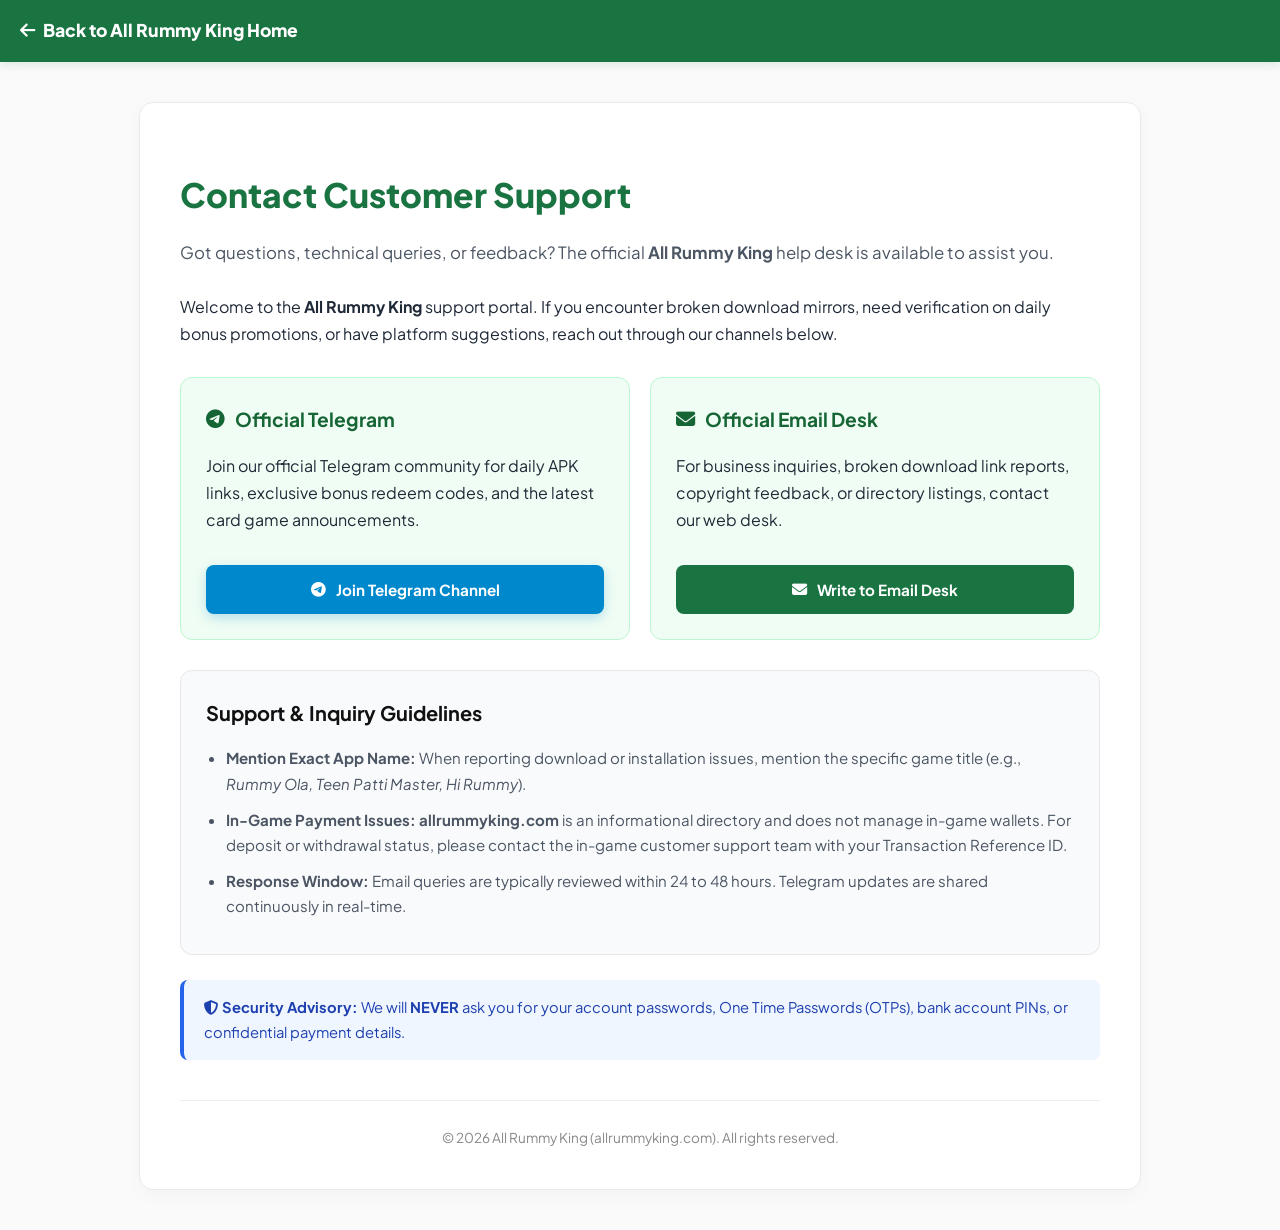
<file: contact-us.html>
<!DOCTYPE html>
<html lang="en">
<head>
    <meta charset="UTF-8">
    <meta name="viewport" content="width=device-width, initial-scale=1.0">
    <title>Contact Customer Support - All Rummy King Help Desk</title>
    <meta name="description" content="Get support for All Rummy King. Contact us regarding Rummy APK download queries, payment clearances, withdrawal timing, or Telegram community updates.">
    <meta name="keywords" content="All Rummy King support, contact All Rummy King, rummy games customer care, rummy apk download issue, all rummy king telegram">
    <link rel="canonical" href="https://allrummyking.com/contact-us.html">
    <link href="https://fonts.googleapis.com/css2?family=Plus+Jakarta+Sans:wght@400;500;600;700;800&display=swap" rel="stylesheet">
    <link rel="stylesheet" href="https://cdnjs.cloudflare.com/ajax/libs/font-awesome/6.4.0/css/all.min.css">
    <style>
        :root {
            --primary: #1a7442;
            --primary-dark: #156d3e;
            --bg-light: #fafafa;
            --card-border: #eaeaea;
            --text-main: #1f2937;
            --text-muted: #4b5563;
        }
        body { font-family: 'Plus Jakarta Sans', sans-serif; background: var(--bg-light); color: var(--text-main); margin: 0; line-height: 1.7; }
        .header { background: var(--primary); color: white; padding: 16px 20px; font-weight: 800; font-size: 1.1rem; box-shadow: 0 2px 10px rgba(26,116,66,0.15); }
        .header a { color: white; text-decoration: none; display: inline-flex; align-items: center; gap: 8px; }
        .content { max-width: 920px; margin: 40px auto; background: white; padding: 40px; border-radius: 14px; border: 1px solid var(--card-border); box-shadow: 0 4px 20px rgba(0,0,0,0.03); }
        h1 { color: var(--primary); font-size: 2.1rem; margin-bottom: 8px; font-weight: 800; }
        .sub-lead { font-size: 1.05rem; color: var(--text-muted); margin-bottom: 25px; }
        .card-grid { display: grid; grid-template-columns: 1fr 1fr; gap: 20px; margin: 30px 0; }
        .contact-card { background: #f0fdf4; border: 1px solid #bbf7d0; border-radius: 12px; padding: 25px; display: flex; flex-direction: column; justify-content: space-between; }
        .contact-card h3 { font-size: 1.2rem; color: #166534; margin-top: 0; margin-bottom: 10px; display: flex; align-items: center; gap: 10px; }
        .btn-telegram { display: inline-flex; align-items: center; justify-content: center; gap: 10px; background: #0088cc; color: white; text-decoration: none; padding: 12px 20px; border-radius: 8px; font-weight: 700; font-size: 0.95rem; margin-top: 15px; transition: 0.2s; box-shadow: 0 4px 12px rgba(0,136,204,0.25); }
        .btn-telegram:hover { background: #0077b5; transform: translateY(-2px); }
        .btn-email { display: inline-flex; align-items: center; justify-content: center; gap: 10px; background: var(--primary); color: white; text-decoration: none; padding: 12px 20px; border-radius: 8px; font-weight: 700; font-size: 0.95rem; margin-top: 15px; transition: 0.2s; }
        .btn-email:hover { background: var(--primary-dark); transform: translateY(-2px); }
        .guidelines-box { background: #f9fafb; border: 1px solid #e5e7eb; border-radius: 12px; padding: 25px; margin-top: 30px; }
        .guidelines-box h2 { font-size: 1.25rem; color: #111; margin-top: 0; margin-bottom: 15px; }
        .guidelines-box ul { margin: 0; padding-left: 20px; }
        .guidelines-box li { margin-bottom: 10px; color: var(--text-muted); font-size: 0.94rem; }
        .security-banner { margin-top: 25px; background: #eff6ff; border-left: 4px solid #2563eb; padding: 15px 20px; border-radius: 8px; font-size: 0.92rem; color: #1e40af; }
        .footer { text-align: center; padding: 25px 0 0; font-size: 0.85rem; color: #888; border-top: 1px solid #eee; margin-top: 40px; }
        @media (max-width: 650px) { .content { margin: 15px; padding: 22px; } .card-grid { grid-template-columns: 1fr; } h1 { font-size: 1.7rem; } }
    </style>
</head>
<body>
    <div class="header">
        <a href="index.html"><i class="fa-solid fa-arrow-left"></i> Back to All Rummy King Home</a>
    </div>

    <div class="content">
        <h1>Contact Customer Support</h1>
        <p class="sub-lead">Got questions, technical queries, or feedback? The official <strong>All Rummy King</strong> help desk is available to assist you.</p>

        <p>Welcome to the <strong>All Rummy King</strong> support portal. If you encounter broken download mirrors, need verification on daily bonus promotions, or have platform suggestions, reach out through our channels below.</p>

        <div class="card-grid">
            <div class="contact-card">
                <div>
                    <h3><i class="fa-brands fa-telegram"></i> Official Telegram</h3>
                    <p>Join our official Telegram community for daily APK links, exclusive bonus redeem codes, and the latest card game announcements.</p>
                </div>
                <a href="https://t.me/+6GPEi0wvGh5jZTZl" target="_blank" rel="noopener noreferrer" class="btn-telegram">
                    <i class="fa-brands fa-telegram"></i> Join Telegram Channel
                </a>
            </div>

            <div class="contact-card">
                <div>
                    <h3><i class="fa-solid fa-envelope"></i> Official Email Desk</h3>
                    <p>For business inquiries, broken download link reports, copyright feedback, or directory listings, contact our web desk.</p>
                </div>
                <a href="mailto:support@allrummyking.com" class="btn-email">
                    <i class="fa-solid fa-envelope"></i> Write to Email Desk
                </a>
            </div>
        </div>

        <div class="guidelines-box">
            <h2>Support & Inquiry Guidelines</h2>
            <ul>
                <li><strong>Mention Exact App Name:</strong> When reporting download or installation issues, mention the specific game title (e.g., <em>Rummy Ola, Teen Patti Master, Hi Rummy</em>).</li>
                <li><strong>In-Game Payment Issues:</strong> <strong>allrummyking.com</strong> is an informational directory and does not manage in-game wallets. For deposit or withdrawal status, please contact the in-game customer support team with your Transaction Reference ID.</li>
                <li><strong>Response Window:</strong> Email queries are typically reviewed within 24 to 48 hours. Telegram updates are shared continuously in real-time.</li>
            </ul>
        </div>

        <div class="security-banner">
            <i class="fa-solid fa-shield-halved"></i> <strong>Security Advisory:</strong> We will <strong>NEVER</strong> ask you for your account passwords, One Time Passwords (OTPs), bank account PINs, or confidential payment details.
        </div>

        <div class="footer">
            © 2026 All Rummy King (allrummyking.com). All rights reserved.
        </div>
    </div>
</body>
</html>
</file>
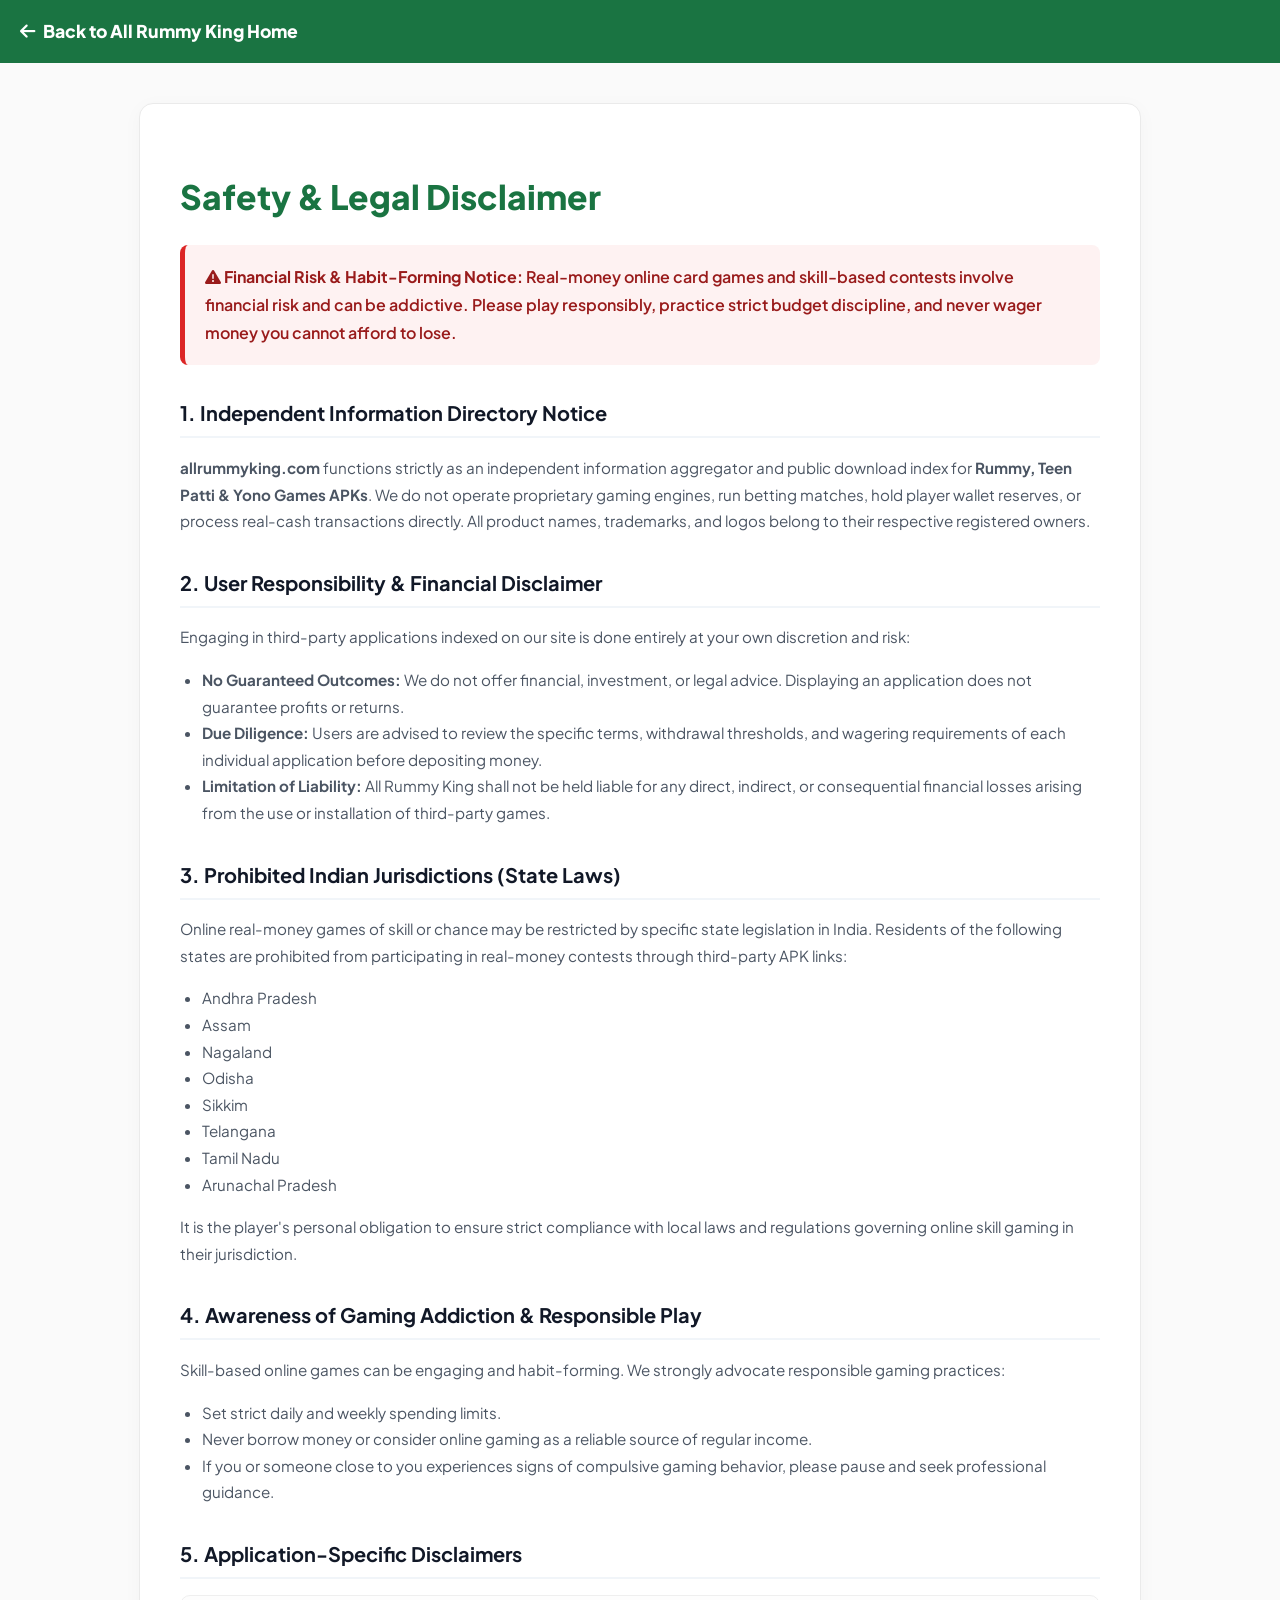
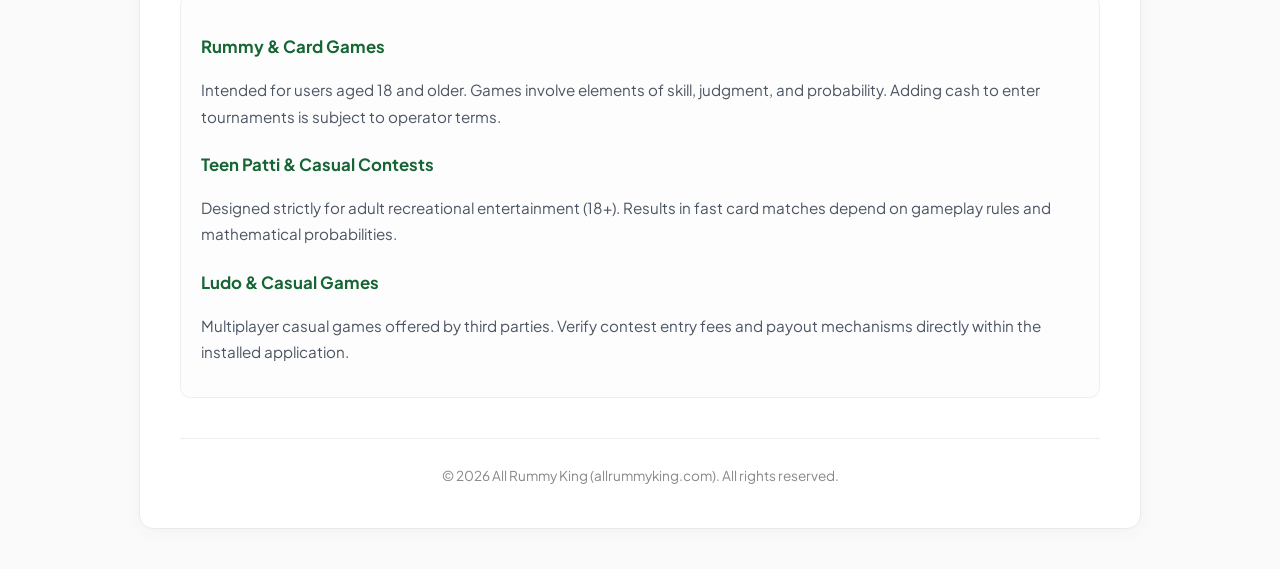
<file: disclaimer.html>
<!DOCTYPE html>
<html lang="en">
<head>
    <meta charset="UTF-8">
    <meta name="viewport" content="width=device-width, initial-scale=1.0">
    <title>Disclaimer & Legal Policy - All Rummy King</title>
    <meta name="description" content="Read the comprehensive Legal Disclaimer, financial risk warning, and state regulatory guidelines for All Rummy King (allrummyking.com). Play responsibly.">
    <meta name="keywords" content="All Rummy King disclaimer, rummy games legal terms, real money gaming notice, rummy restricted states">
    <link rel="canonical" href="https://allrummyking.com/disclaimer.html">
    <link href="https://fonts.googleapis.com/css2?family=Plus+Jakarta+Sans:wght@400;500;600;700;800&display=swap" rel="stylesheet">
    <link rel="stylesheet" href="https://cdnjs.cloudflare.com/ajax/libs/font-awesome/6.4.0/css/all.min.css">
    <style>
        :root {
            --primary: #1a7442;
            --bg-light: #fafafa;
            --card-border: #eaeaea;
            --text-main: #1f2937;
            --text-muted: #4b5563;
        }
        body { font-family: 'Plus Jakarta Sans', sans-serif; background: var(--bg-light); color: var(--text-main); margin: 0; line-height: 1.75; }
        .header { background: var(--primary); color: white; padding: 16px 20px; font-weight: 800; font-size: 1.1rem; }
        .header a { color: white; text-decoration: none; display: inline-flex; align-items: center; gap: 8px; }
        .content { max-width: 920px; margin: 40px auto; background: white; padding: 40px; border-radius: 14px; border: 1px solid var(--card-border); box-shadow: 0 4px 20px rgba(0,0,0,0.03); }
        h1 { color: var(--primary); font-size: 2.1rem; margin-bottom: 12px; font-weight: 800; }
        .warning-banner { background: #fef2f2; border-left: 5px solid #dc2626; padding: 18px 20px; border-radius: 8px; color: #991b1b; font-weight: 600; margin: 20px 0 25px; }
        h2 { font-size: 1.25rem; margin-top: 30px; color: #111827; border-bottom: 2px solid #f1f5f9; padding-bottom: 6px; font-weight: 700; }
        h3 { font-size: 1.05rem; color: #166534; margin-top: 20px; margin-bottom: 6px; }
        p, li { color: var(--text-muted); font-size: 0.95rem; }
        ul { padding-left: 22px; }
        .category-box { background: #fdfdfd; border: 1px solid #efefef; border-radius: 10px; padding: 16px 20px; margin-top: 15px; }
        .footer { text-align: center; padding: 25px 0 0; font-size: 0.85rem; color: #888; border-top: 1px solid #eee; margin-top: 40px; }
        @media (max-width: 650px) { .content { margin: 15px; padding: 22px; } h1 { font-size: 1.7rem; } }
    </style>
</head>
<body>
    <div class="header">
        <a href="index.html"><i class="fa-solid fa-arrow-left"></i> Back to All Rummy King Home</a>
    </div>

    <div class="content">
        <h1>Safety & Legal Disclaimer</h1>

        <div class="warning-banner">
            <i class="fa-solid fa-triangle-exclamation"></i> <strong>Financial Risk & Habit-Forming Notice:</strong> Real-money online card games and skill-based contests involve financial risk and can be addictive. Please play responsibly, practice strict budget discipline, and never wager money you cannot afford to lose.
        </div>

        <h2>1. Independent Information Directory Notice</h2>
        <p><strong>allrummyking.com</strong> functions strictly as an independent information aggregator and public download index for <strong>Rummy, Teen Patti & Yono Games APKs</strong>. We do not operate proprietary gaming engines, run betting matches, hold player wallet reserves, or process real-cash transactions directly. All product names, trademarks, and logos belong to their respective registered owners.</p>

        <h2>2. User Responsibility & Financial Disclaimer</h2>
        <p>Engaging in third-party applications indexed on our site is done entirely at your own discretion and risk:</p>
        <ul>
            <li><strong>No Guaranteed Outcomes:</strong> We do not offer financial, investment, or legal advice. Displaying an application does not guarantee profits or returns.</li>
            <li><strong>Due Diligence:</strong> Users are advised to review the specific terms, withdrawal thresholds, and wagering requirements of each individual application before depositing money.</li>
            <li><strong>Limitation of Liability:</strong> All Rummy King shall not be held liable for any direct, indirect, or consequential financial losses arising from the use or installation of third-party games.</li>
        </ul>

        <h2>3. Prohibited Indian Jurisdictions (State Laws)</h2>
        <p>Online real-money games of skill or chance may be restricted by specific state legislation in India. Residents of the following states are prohibited from participating in real-money contests through third-party APK links:</p>
        <ul>
            <li>Andhra Pradesh</li>
            <li>Assam</li>
            <li>Nagaland</li>
            <li>Odisha</li>
            <li>Sikkim</li>
            <li>Telangana</li>
            <li>Tamil Nadu</li>
            <li>Arunachal Pradesh</li>
        </ul>
        <p>It is the player's personal obligation to ensure strict compliance with local laws and regulations governing online skill gaming in their jurisdiction.</p>

        <h2>4. Awareness of Gaming Addiction & Responsible Play</h2>
        <p>Skill-based online games can be engaging and habit-forming. We strongly advocate responsible gaming practices:</p>
        <ul>
            <li>Set strict daily and weekly spending limits.</li>
            <li>Never borrow money or consider online gaming as a reliable source of regular income.</li>
            <li>If you or someone close to you experiences signs of compulsive gaming behavior, please pause and seek professional guidance.</li>
        </ul>

        <h2>5. Application-Specific Disclaimers</h2>
        <div class="category-box">
            <h3>Rummy & Card Games</h3>
            <p>Intended for users aged 18 and older. Games involve elements of skill, judgment, and probability. Adding cash to enter tournaments is subject to operator terms.</p>
            
            <h3>Teen Patti & Casual Contests</h3>
            <p>Designed strictly for adult recreational entertainment (18+). Results in fast card matches depend on gameplay rules and mathematical probabilities.</p>

            <h3>Ludo & Casual Games</h3>
            <p>Multiplayer casual games offered by third parties. Verify contest entry fees and payout mechanisms directly within the installed application.</p>
        </div>

        <div class="footer">
            © 2026 All Rummy King (allrummyking.com). All rights reserved.
        </div>
    </div>
</body>
</html>
</file>
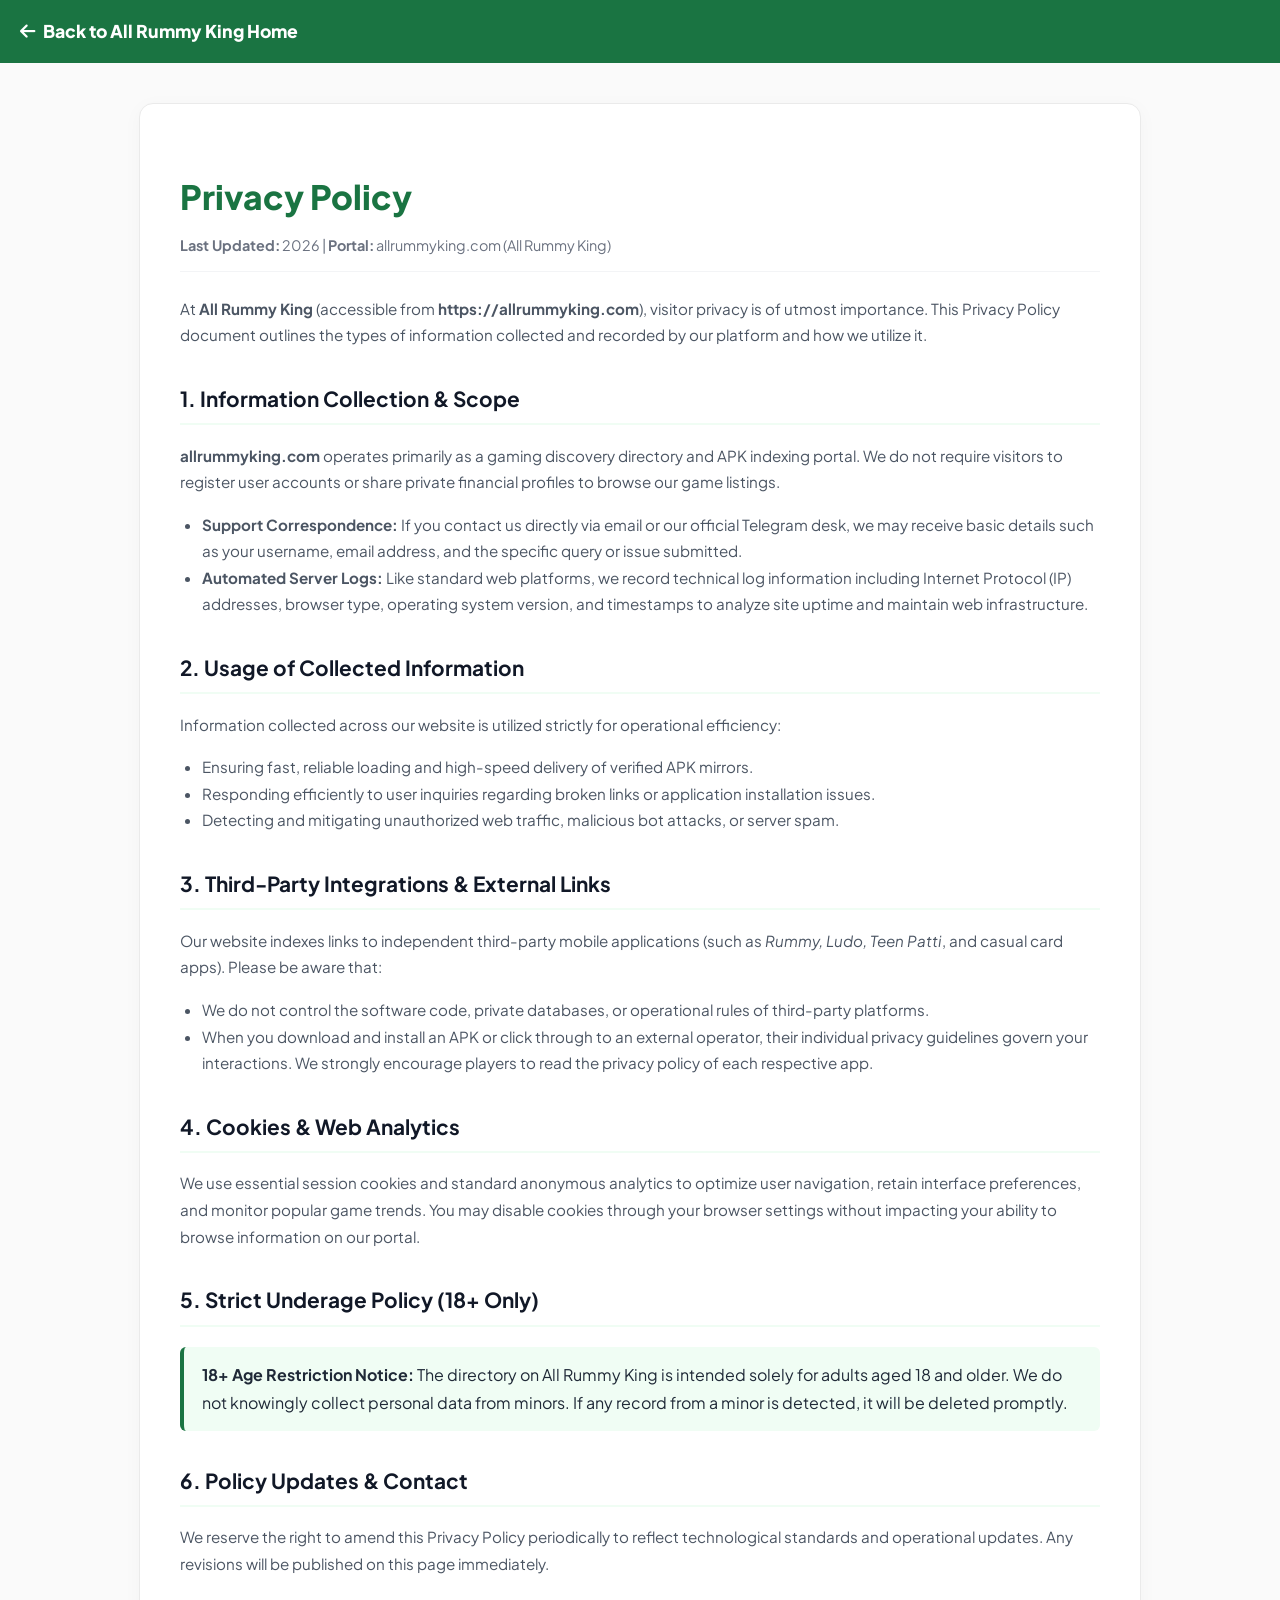
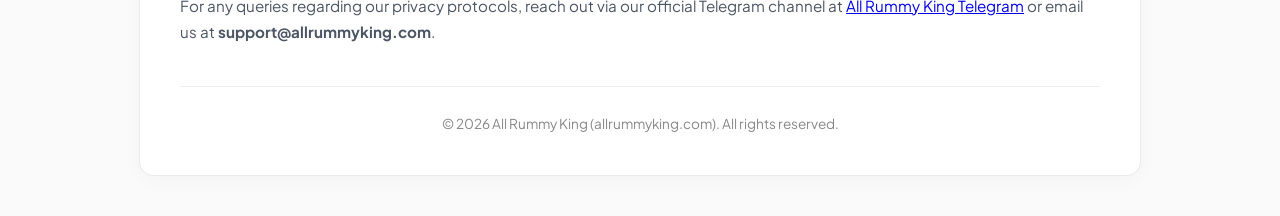
<file: privacy-policy.html>
<!DOCTYPE html>
<html lang="en">
<head>
    <meta charset="UTF-8">
    <meta name="viewport" content="width=device-width, initial-scale=1.0">
    <title>Privacy Policy - All Rummy King | Card Games Hub</title>
    <meta name="description" content="Read the Privacy Policy of All Rummy King (allrummyking.com). Understand how we handle technical logs, verify safe APK downloads, and protect user privacy.">
    <meta name="keywords" content="All Rummy King privacy policy, rummy games privacy, allrummyking data protection, apk security">
    <link rel="canonical" href="https://allrummyking.com/privacy-policy.html">
    <link href="https://fonts.googleapis.com/css2?family=Plus+Jakarta+Sans:wght@400;500;600;700;800&display=swap" rel="stylesheet">
    <link rel="stylesheet" href="https://cdnjs.cloudflare.com/ajax/libs/font-awesome/6.4.0/css/all.min.css">
    <style>
        :root {
            --primary: #1a7442;
            --bg-light: #fafafa;
            --card-border: #eaeaea;
            --text-main: #1f2937;
            --text-muted: #4b5563;
        }
        body { font-family: 'Plus Jakarta Sans', sans-serif; background: var(--bg-light); color: var(--text-main); margin: 0; line-height: 1.75; }
        .header { background: var(--primary); color: white; padding: 16px 20px; font-weight: 800; font-size: 1.1rem; }
        .header a { color: white; text-decoration: none; display: inline-flex; align-items: center; gap: 8px; }
        .content { max-width: 920px; margin: 40px auto; background: white; padding: 40px; border-radius: 14px; border: 1px solid var(--card-border); box-shadow: 0 4px 20px rgba(0,0,0,0.03); }
        h1 { color: var(--primary); font-size: 2.1rem; margin-bottom: 8px; font-weight: 800; }
        .meta-info { font-size: 0.9rem; color: #6b7280; margin-bottom: 24px; border-bottom: 1px solid #f3f4f6; padding-bottom: 12px; }
        h2 { font-size: 1.3rem; margin-top: 32px; color: #111827; border-bottom: 2px solid #f0fdf4; padding-bottom: 6px; font-weight: 700; }
        p, li { color: var(--text-muted); font-size: 0.95rem; }
        ul { padding-left: 22px; }
        .note-box { background: #f0fdf4; border-left: 4px solid var(--primary); padding: 14px 18px; border-radius: 6px; margin: 20px 0; }
        .footer { text-align: center; padding: 25px 0 0; font-size: 0.85rem; color: #888; border-top: 1px solid #eee; margin-top: 40px; }
        @media (max-width: 650px) { .content { margin: 15px; padding: 22px; } h1 { font-size: 1.7rem; } }
    </style>
</head>
<body>
    <div class="header">
        <a href="index.html"><i class="fa-solid fa-arrow-left"></i> Back to All Rummy King Home</a>
    </div>

    <div class="content">
        <h1>Privacy Policy</h1>
        <div class="meta-info">
            <strong>Last Updated:</strong> 2026 | <strong>Portal:</strong> allrummyking.com (All Rummy King)
        </div>

        <p>At <strong>All Rummy King</strong> (accessible from <strong>https://allrummyking.com</strong>), visitor privacy is of utmost importance. This Privacy Policy document outlines the types of information collected and recorded by our platform and how we utilize it.</p>

        <h2>1. Information Collection & Scope</h2>
        <p><strong>allrummyking.com</strong> operates primarily as a gaming discovery directory and APK indexing portal. We do not require visitors to register user accounts or share private financial profiles to browse our game listings.</p>
        <ul>
            <li><strong>Support Correspondence:</strong> If you contact us directly via email or our official Telegram desk, we may receive basic details such as your username, email address, and the specific query or issue submitted.</li>
            <li><strong>Automated Server Logs:</strong> Like standard web platforms, we record technical log information including Internet Protocol (IP) addresses, browser type, operating system version, and timestamps to analyze site uptime and maintain web infrastructure.</li>
        </ul>

        <h2>2. Usage of Collected Information</h2>
        <p>Information collected across our website is utilized strictly for operational efficiency:</p>
        <ul>
            <li>Ensuring fast, reliable loading and high-speed delivery of verified APK mirrors.</li>
            <li>Responding efficiently to user inquiries regarding broken links or application installation issues.</li>
            <li>Detecting and mitigating unauthorized web traffic, malicious bot attacks, or server spam.</li>
        </ul>

        <h2>3. Third-Party Integrations & External Links</h2>
        <p>Our website indexes links to independent third-party mobile applications (such as <em>Rummy, Ludo, Teen Patti</em>, and casual card apps). Please be aware that:</p>
        <ul>
            <li>We do not control the software code, private databases, or operational rules of third-party platforms.</li>
            <li>When you download and install an APK or click through to an external operator, their individual privacy guidelines govern your interactions. We strongly encourage players to read the privacy policy of each respective app.</li>
        </ul>

        <h2>4. Cookies & Web Analytics</h2>
        <p>We use essential session cookies and standard anonymous analytics to optimize user navigation, retain interface preferences, and monitor popular game trends. You may disable cookies through your browser settings without impacting your ability to browse information on our portal.</p>

        <h2>5. Strict Underage Policy (18+ Only)</h2>
        <div class="note-box">
            <strong>18+ Age Restriction Notice:</strong> The directory on All Rummy King is intended solely for adults aged 18 and older. We do not knowingly collect personal data from minors. If any record from a minor is detected, it will be deleted promptly.
        </div>

        <h2>6. Policy Updates & Contact</h2>
        <p>We reserve the right to amend this Privacy Policy periodically to reflect technological standards and operational updates. Any revisions will be published on this page immediately.</p>
        <p>For any queries regarding our privacy protocols, reach out via our official Telegram channel at <a href="https://t.me/+6GPEi0wvGh5jZTZl" target="_blank" rel="noopener noreferrer">All Rummy King Telegram</a> or email us at <strong>support@allrummyking.com</strong>.</p>

        <div class="footer">
            © 2026 All Rummy King (allrummyking.com). All rights reserved.
        </div>
    </div>
</body>
</html>
</file>
